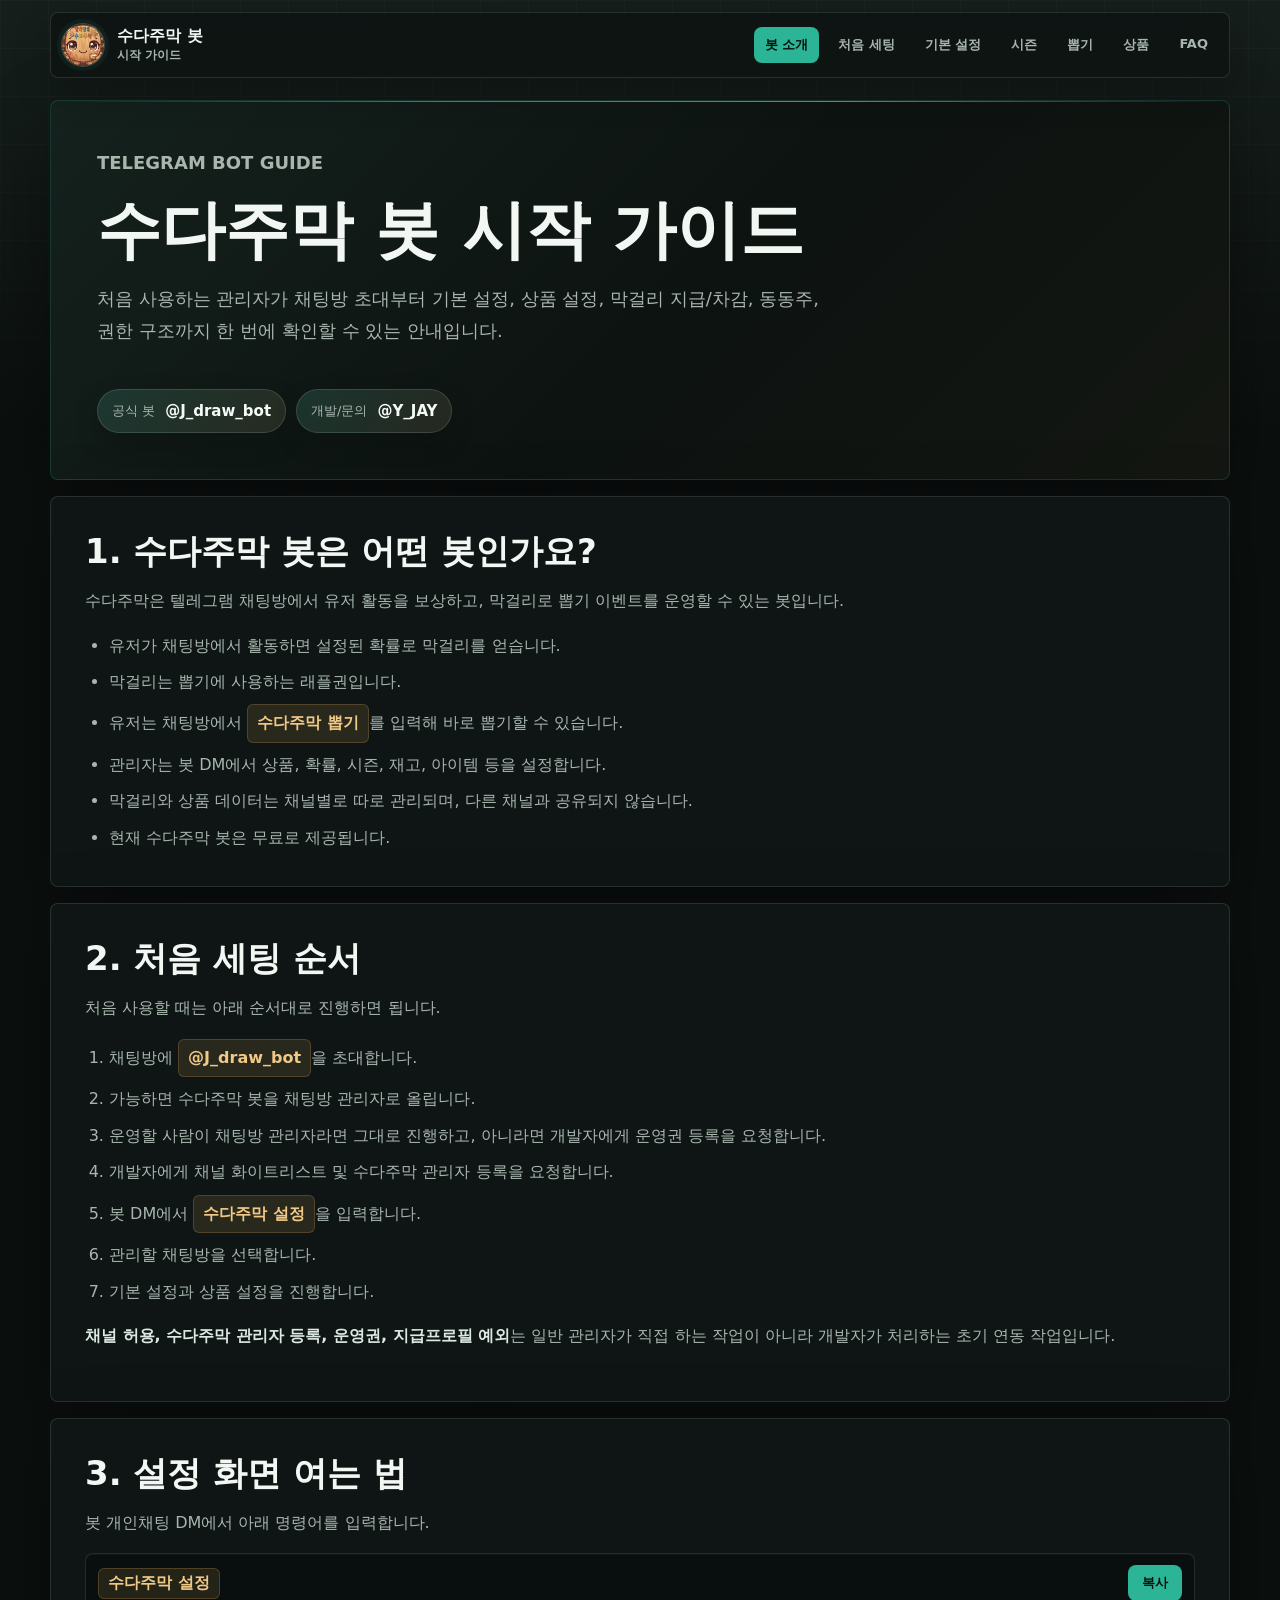
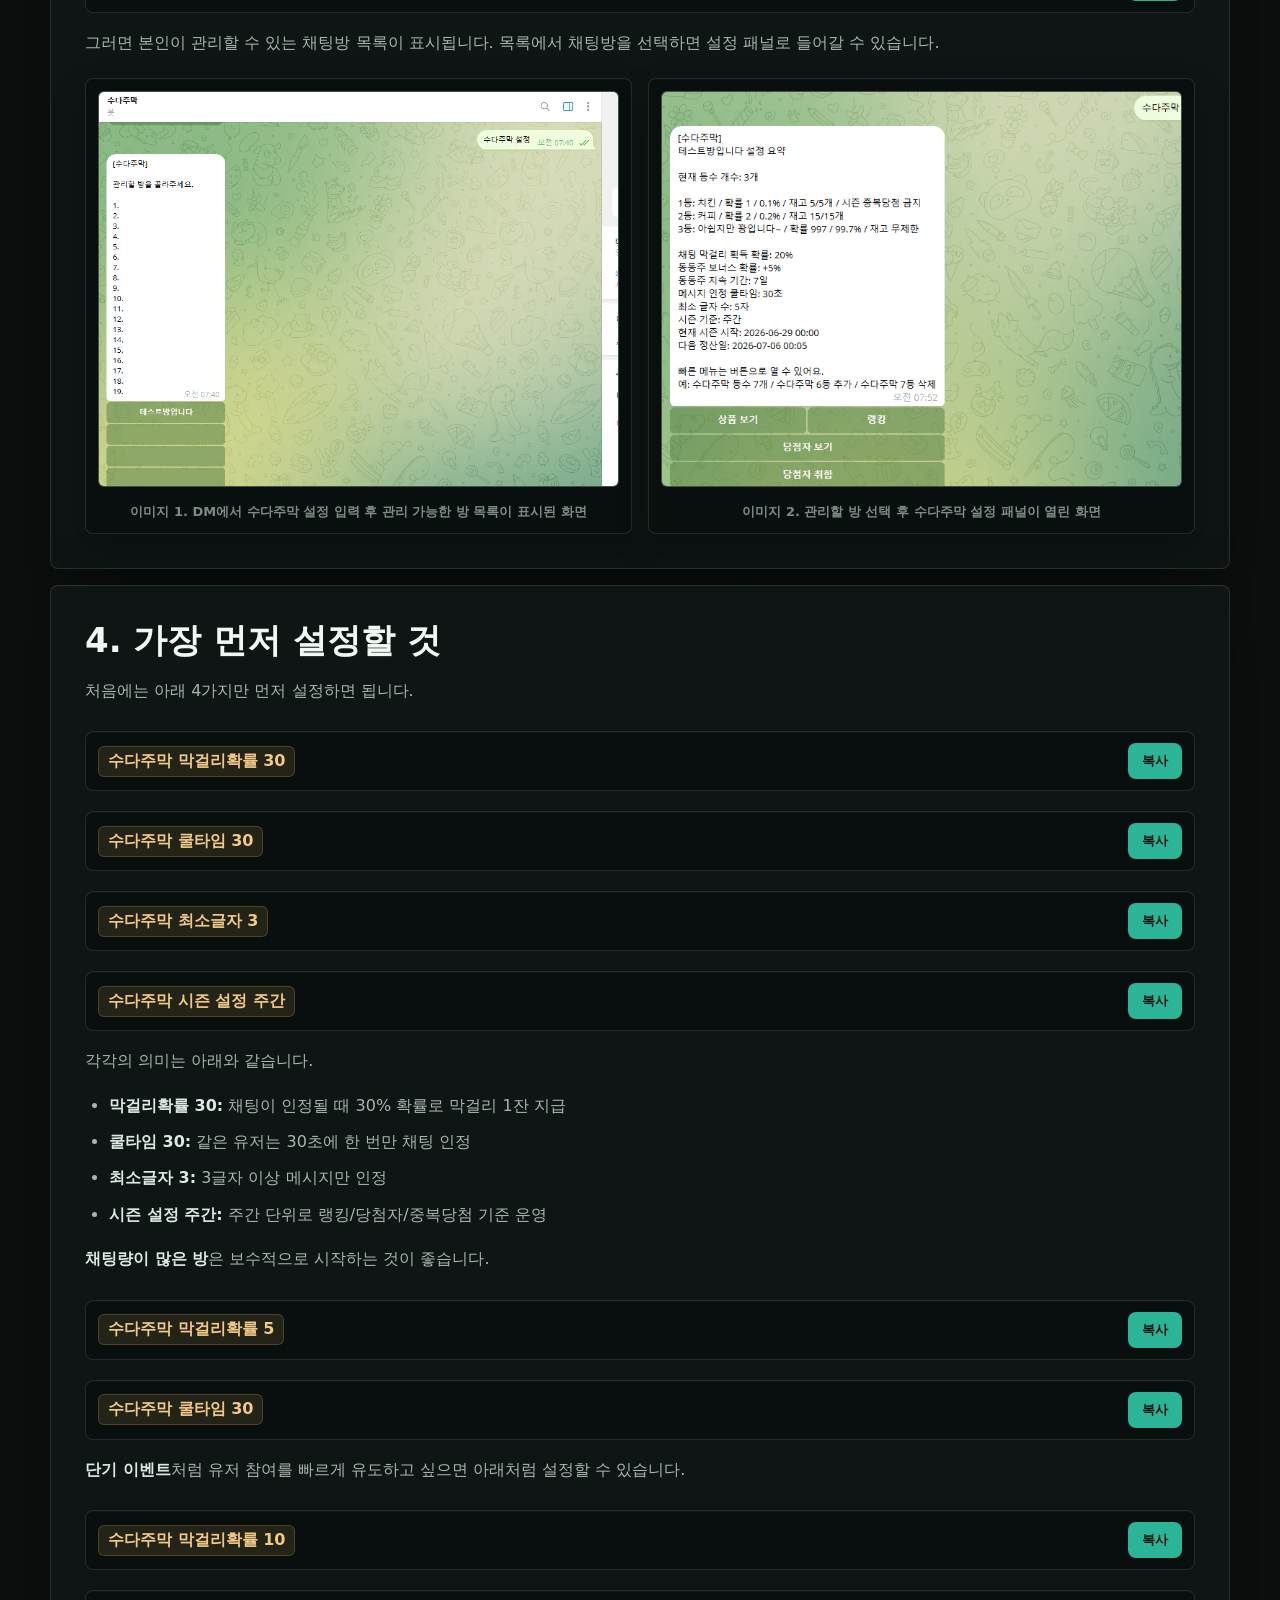
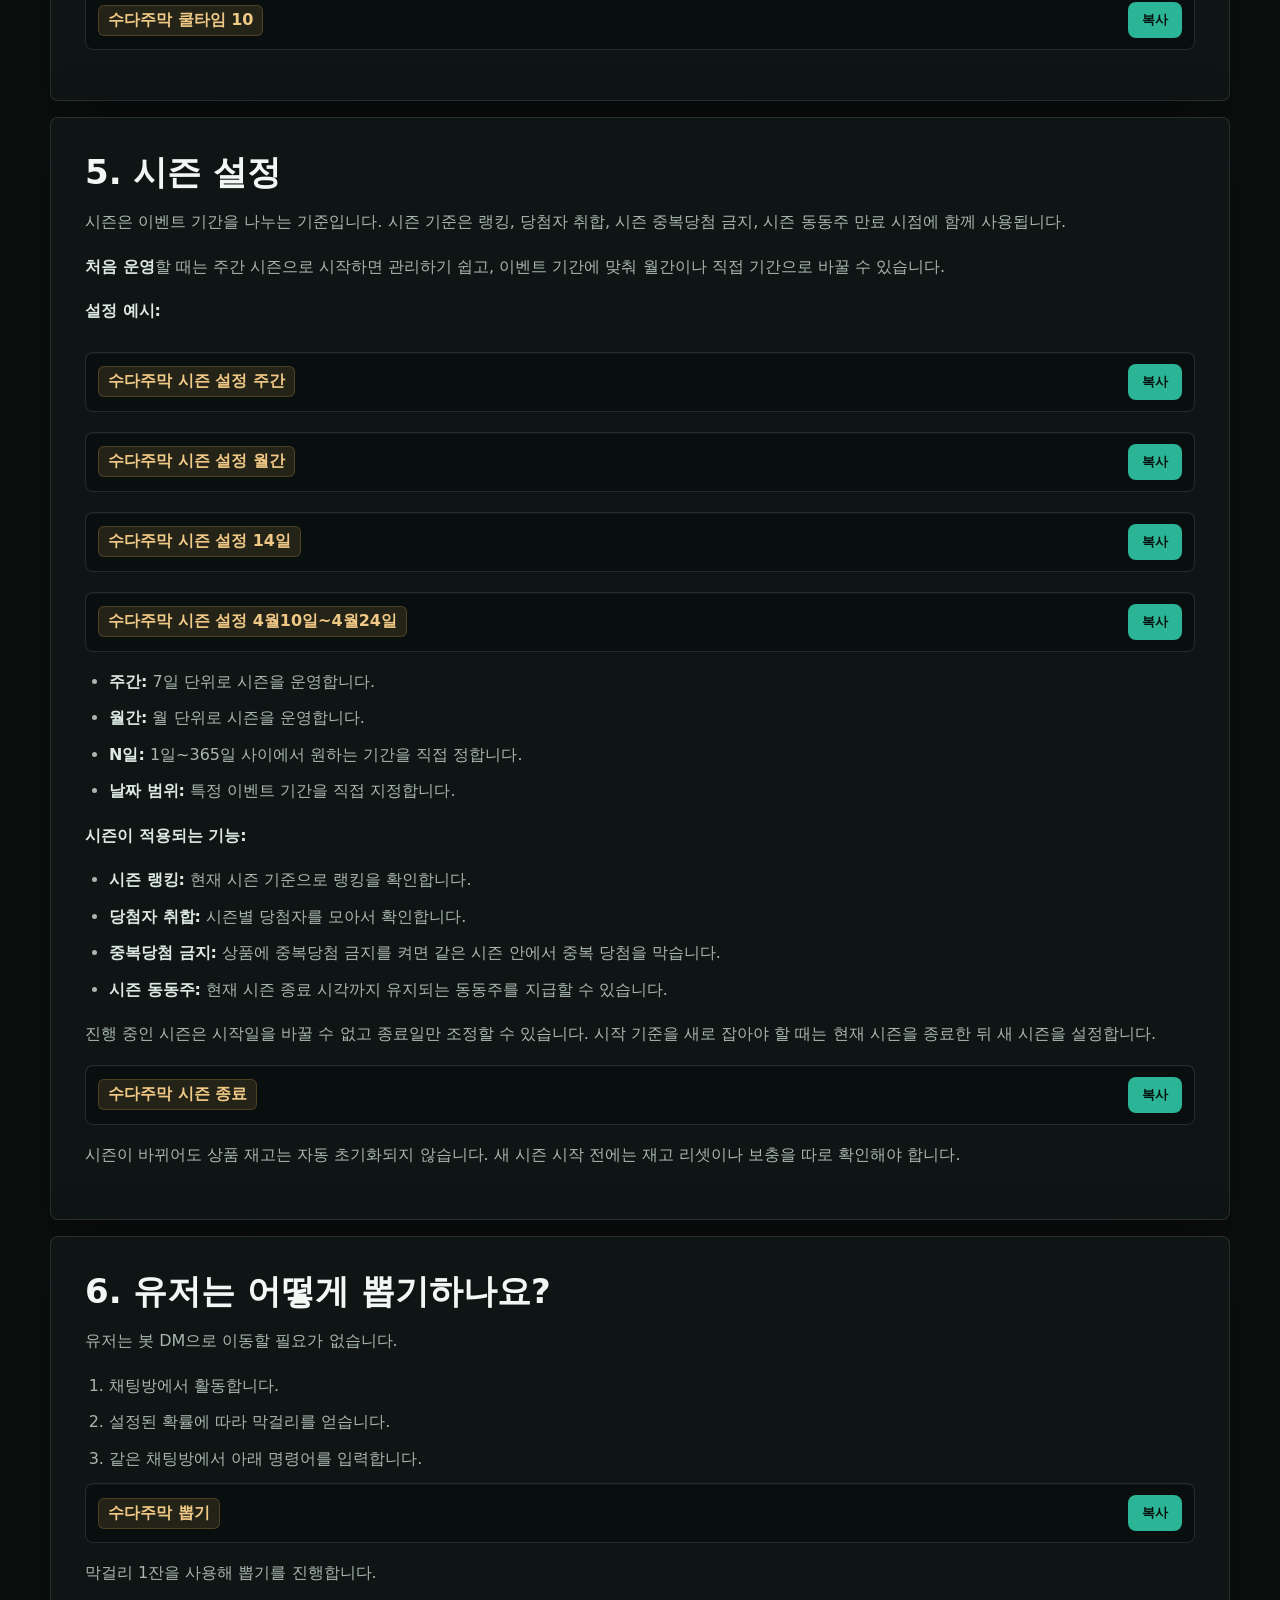
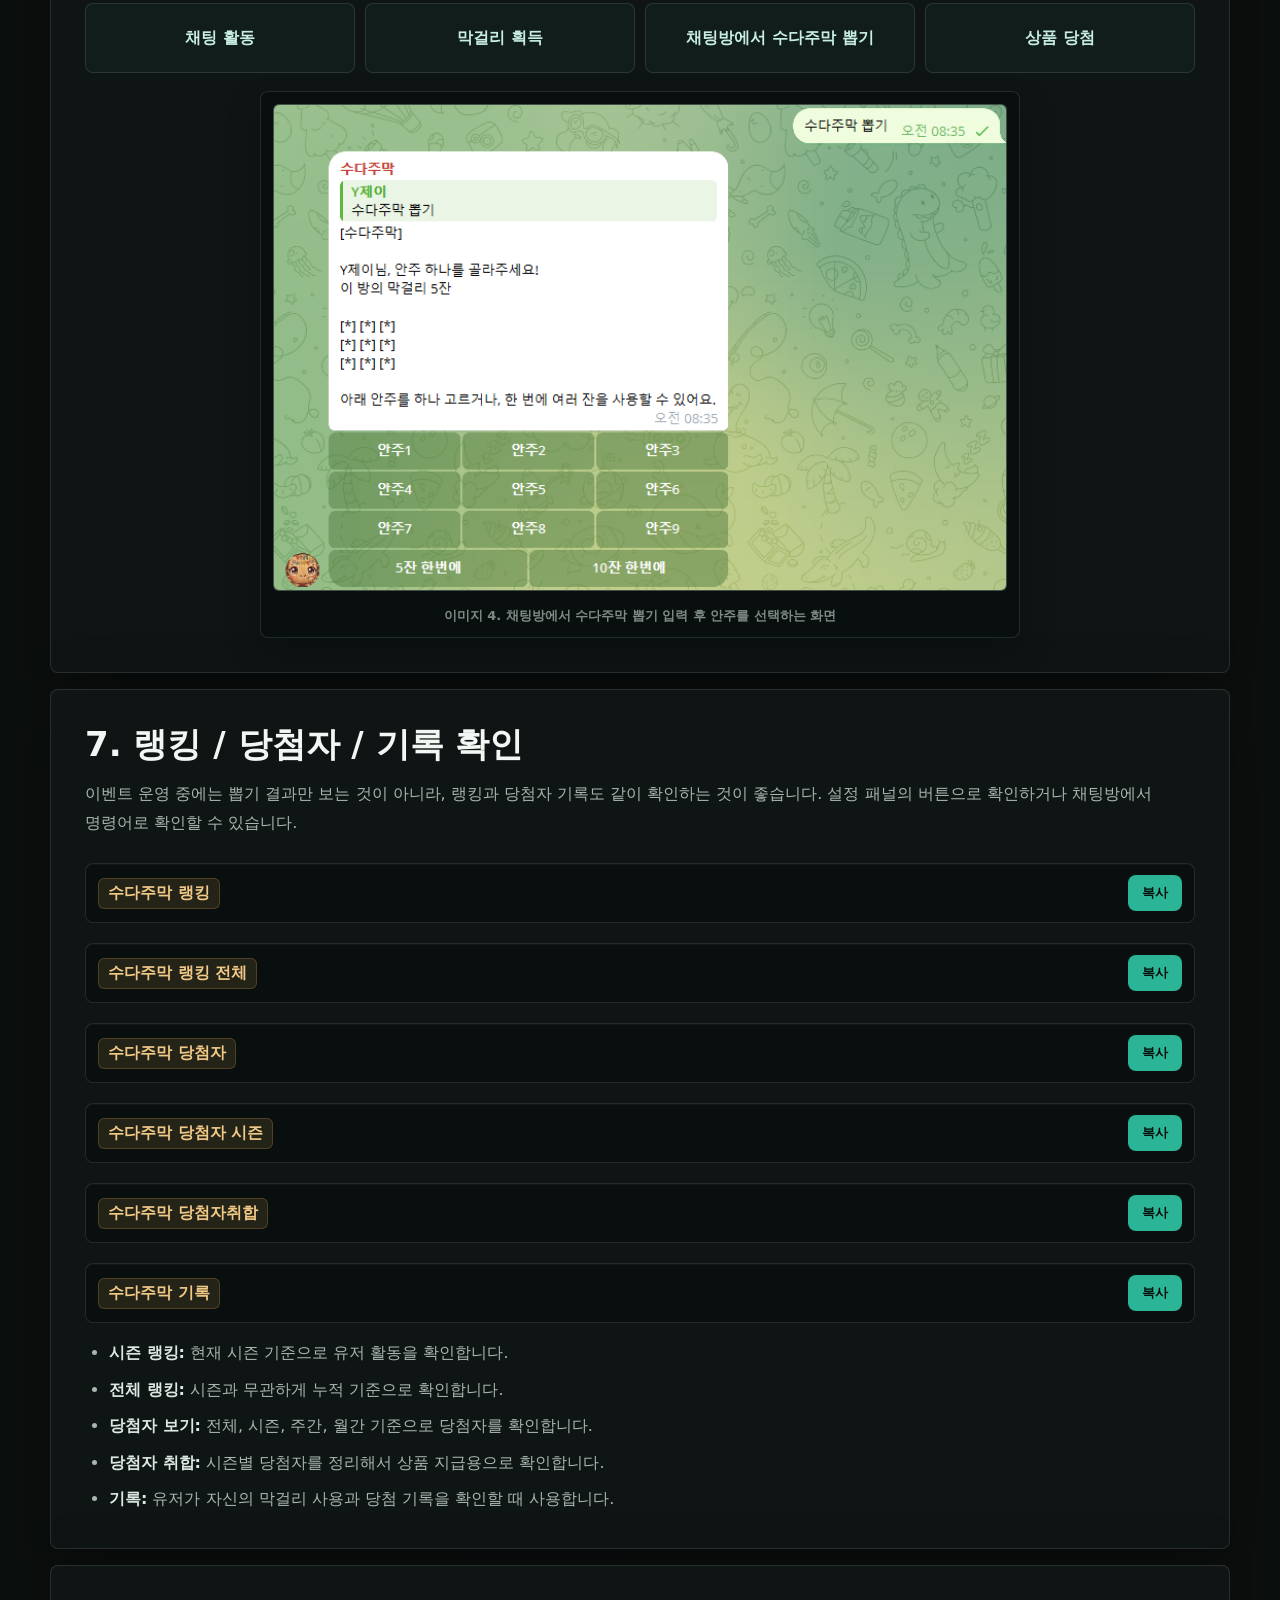
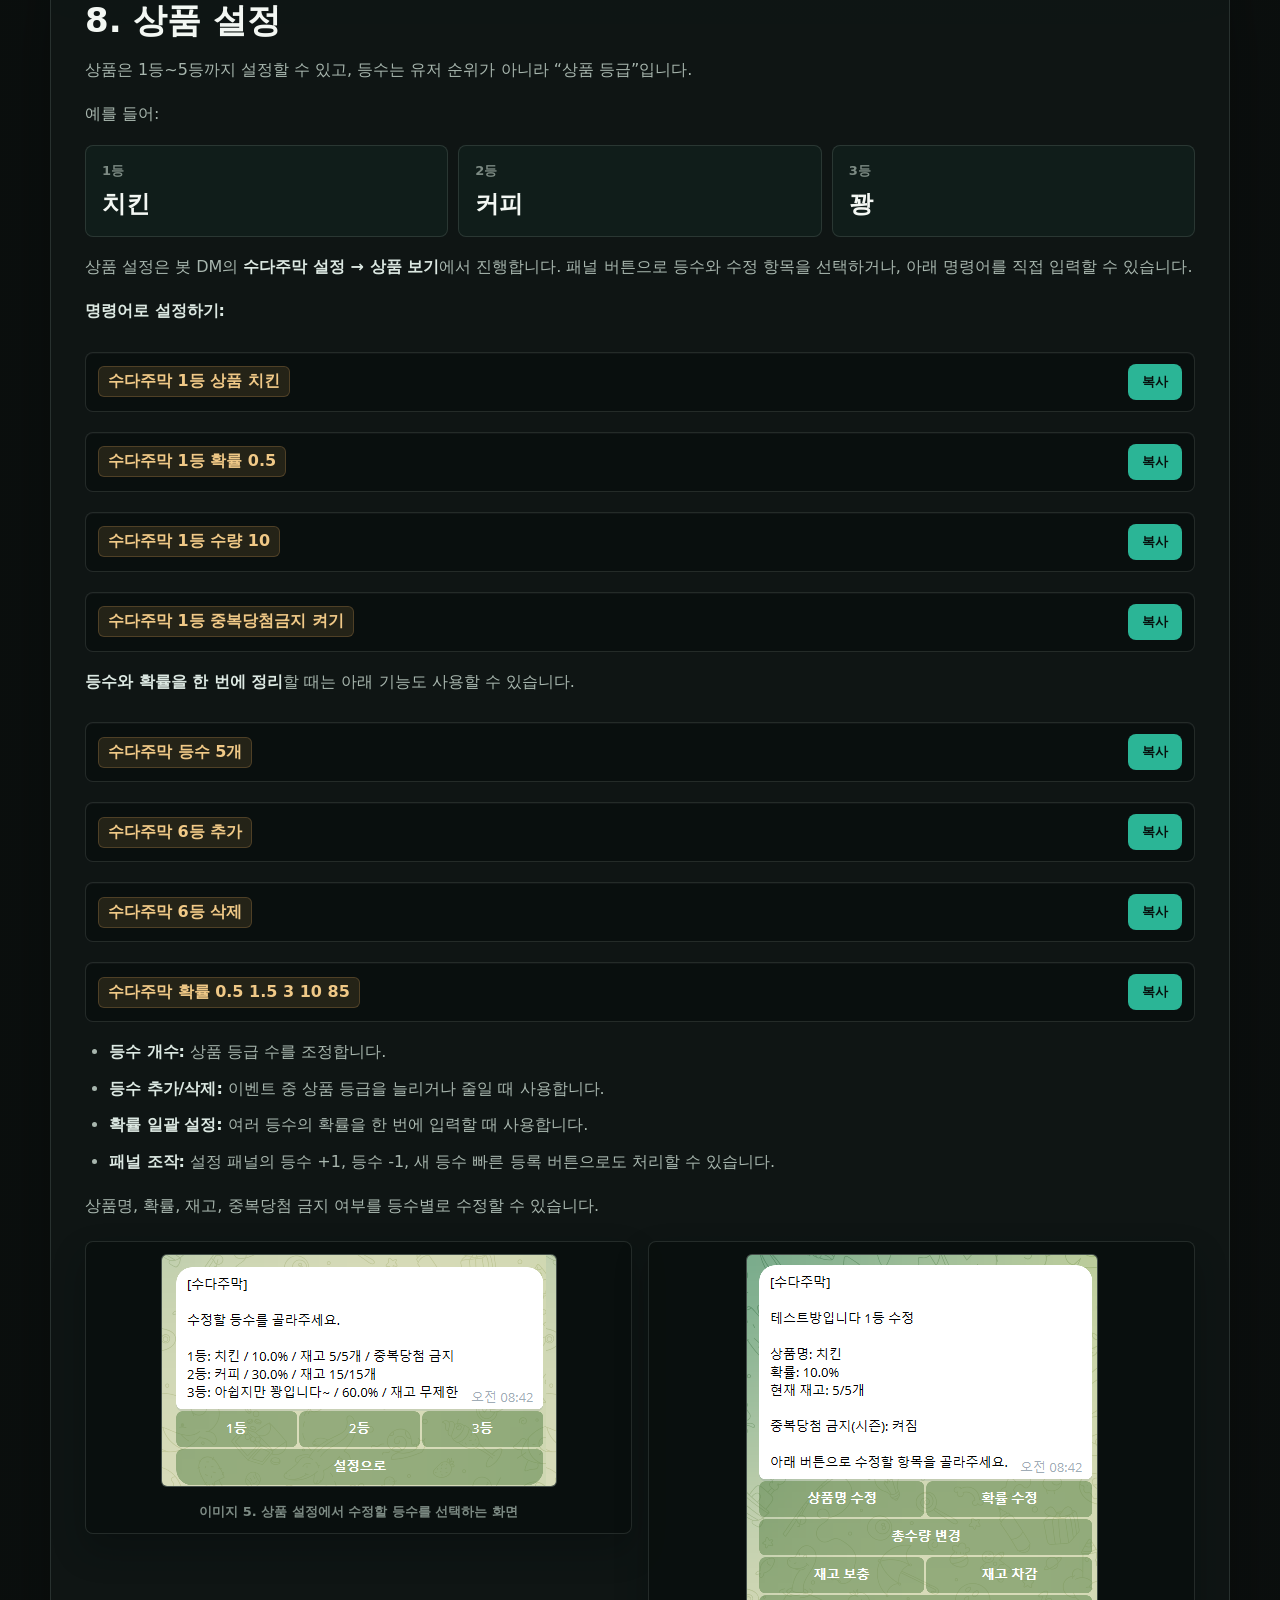
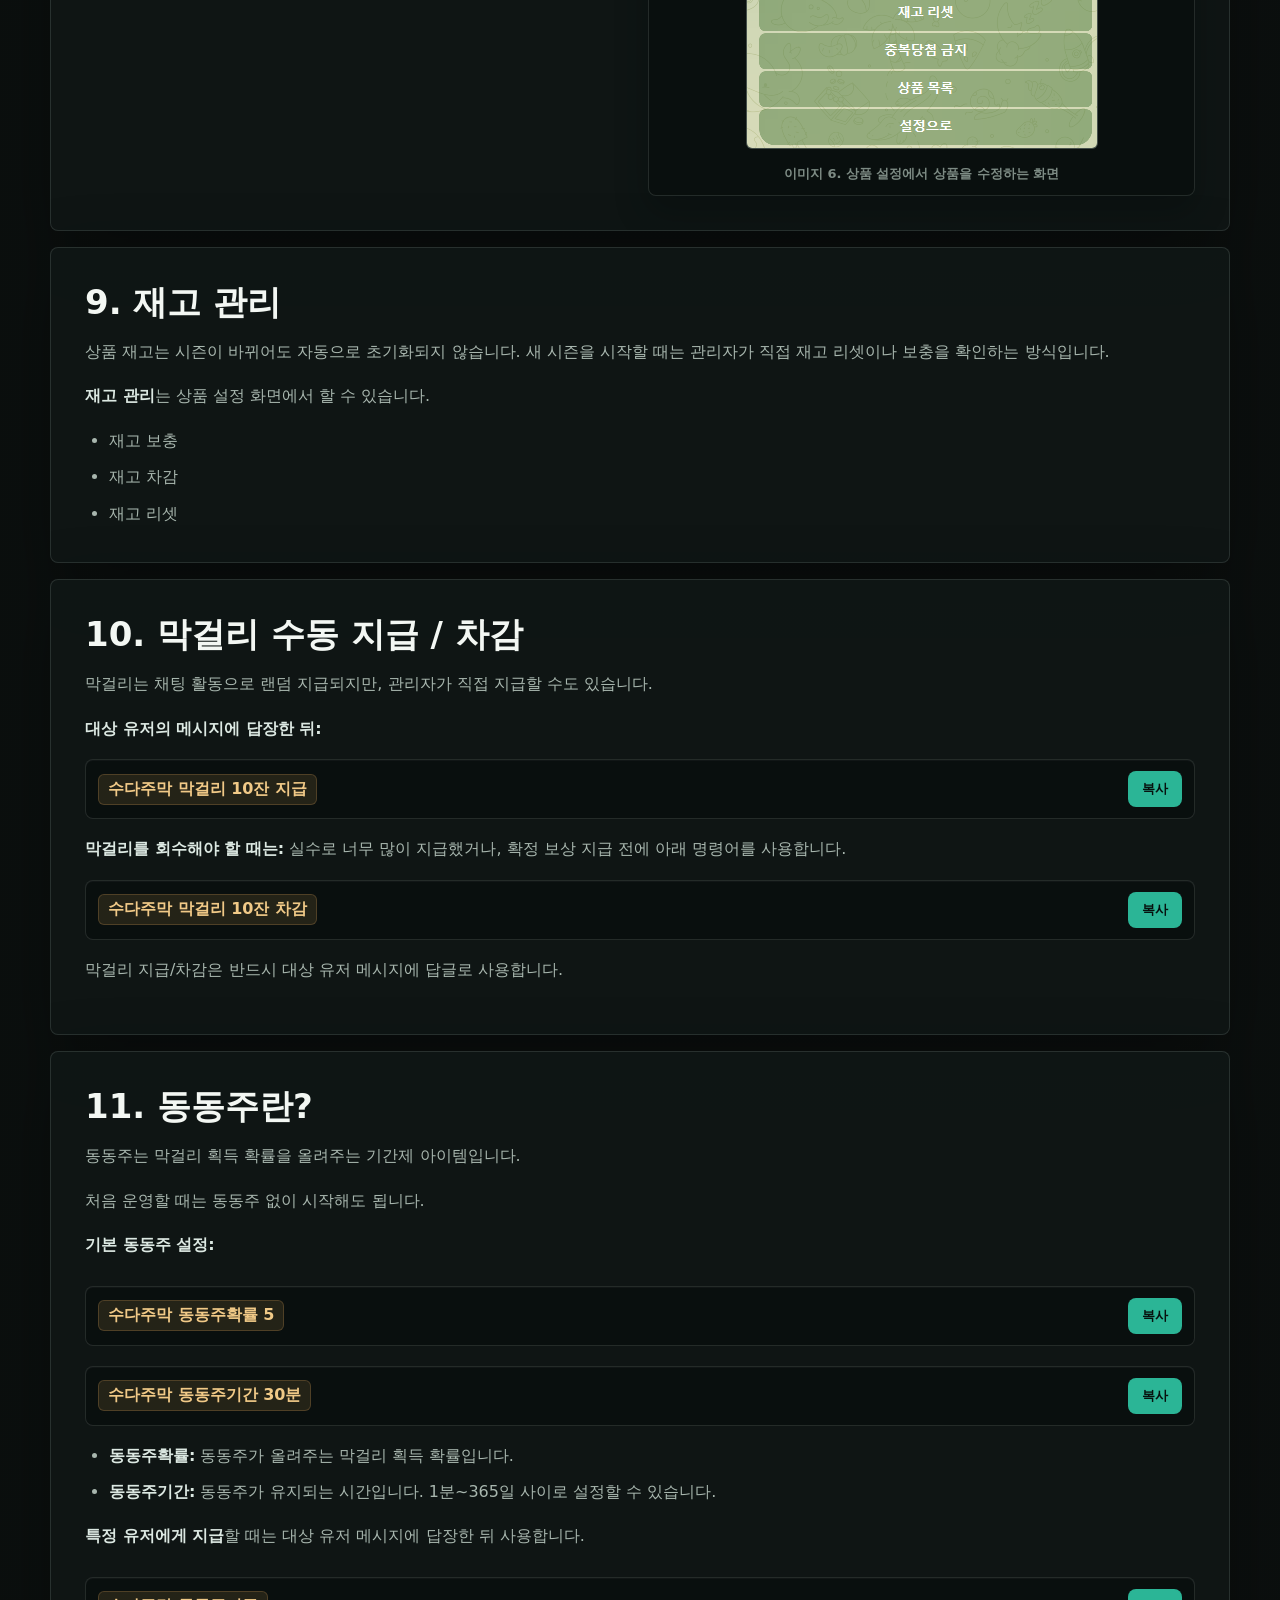
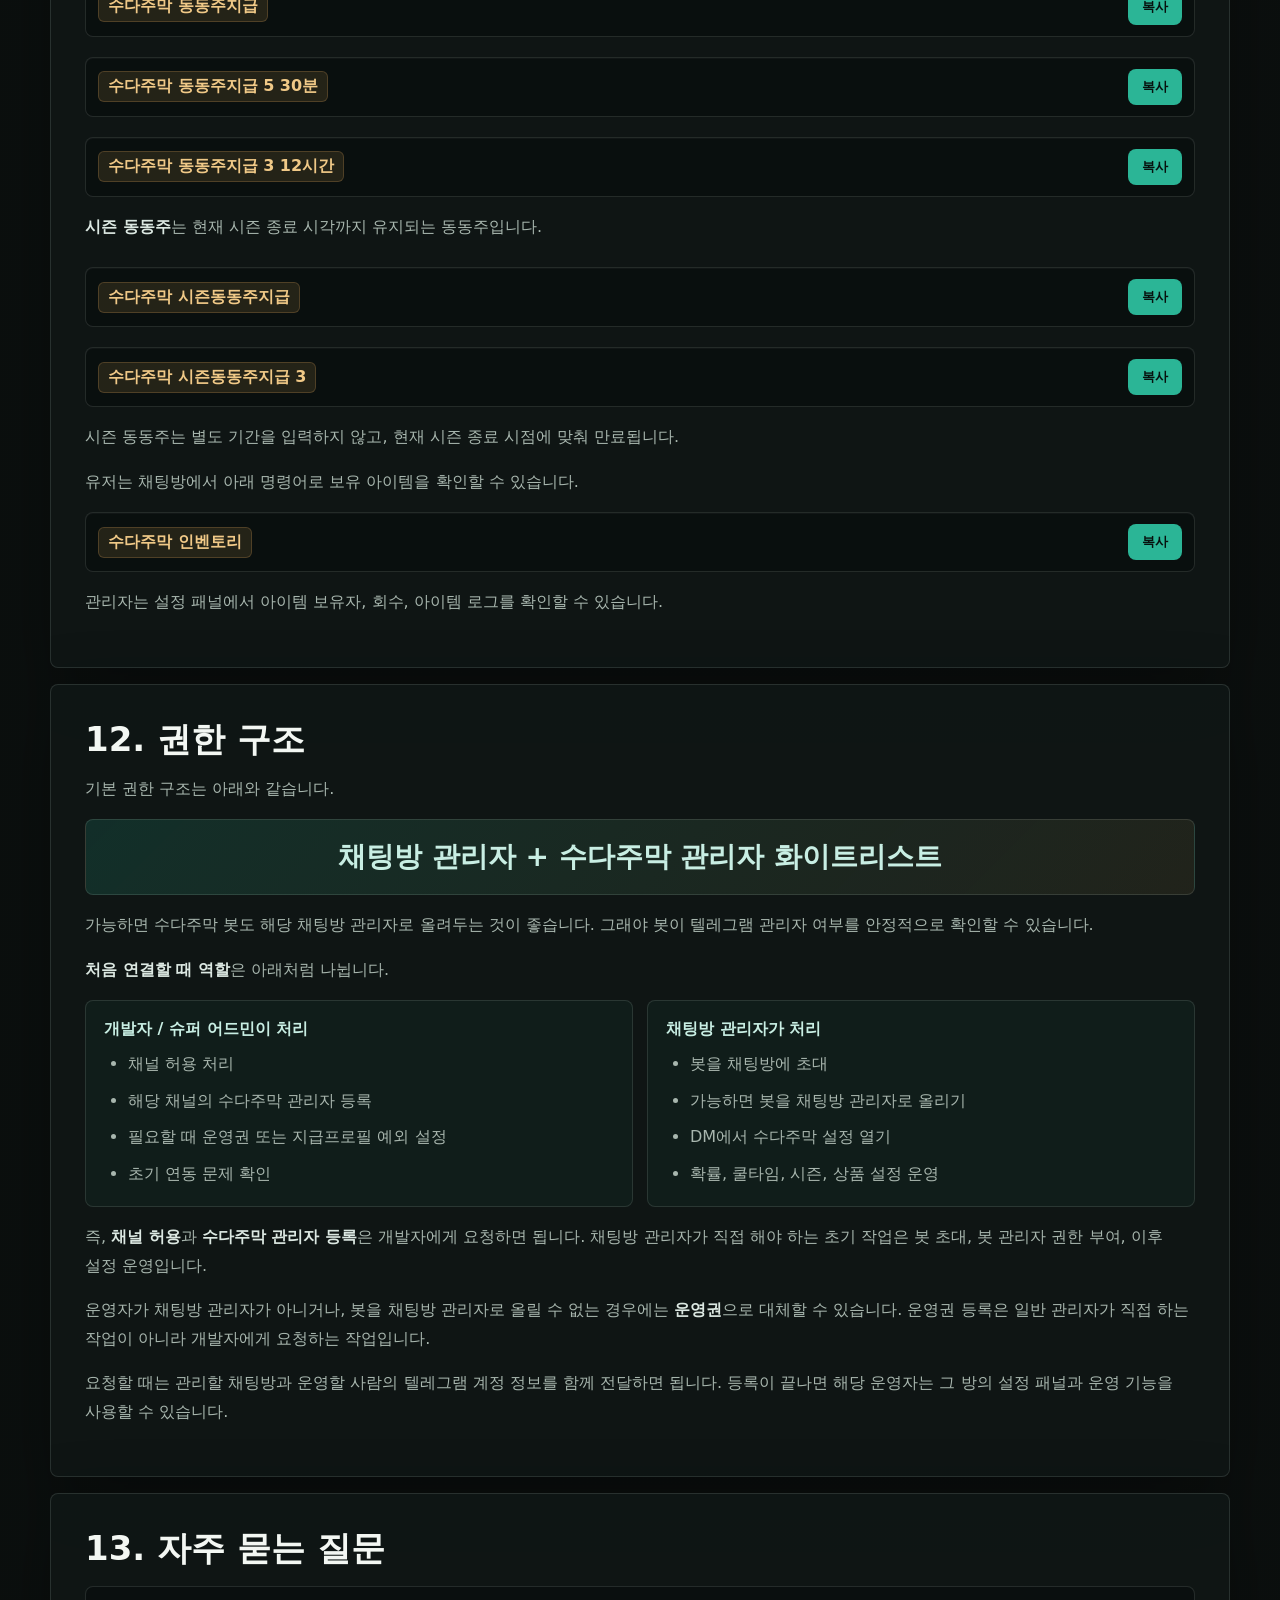
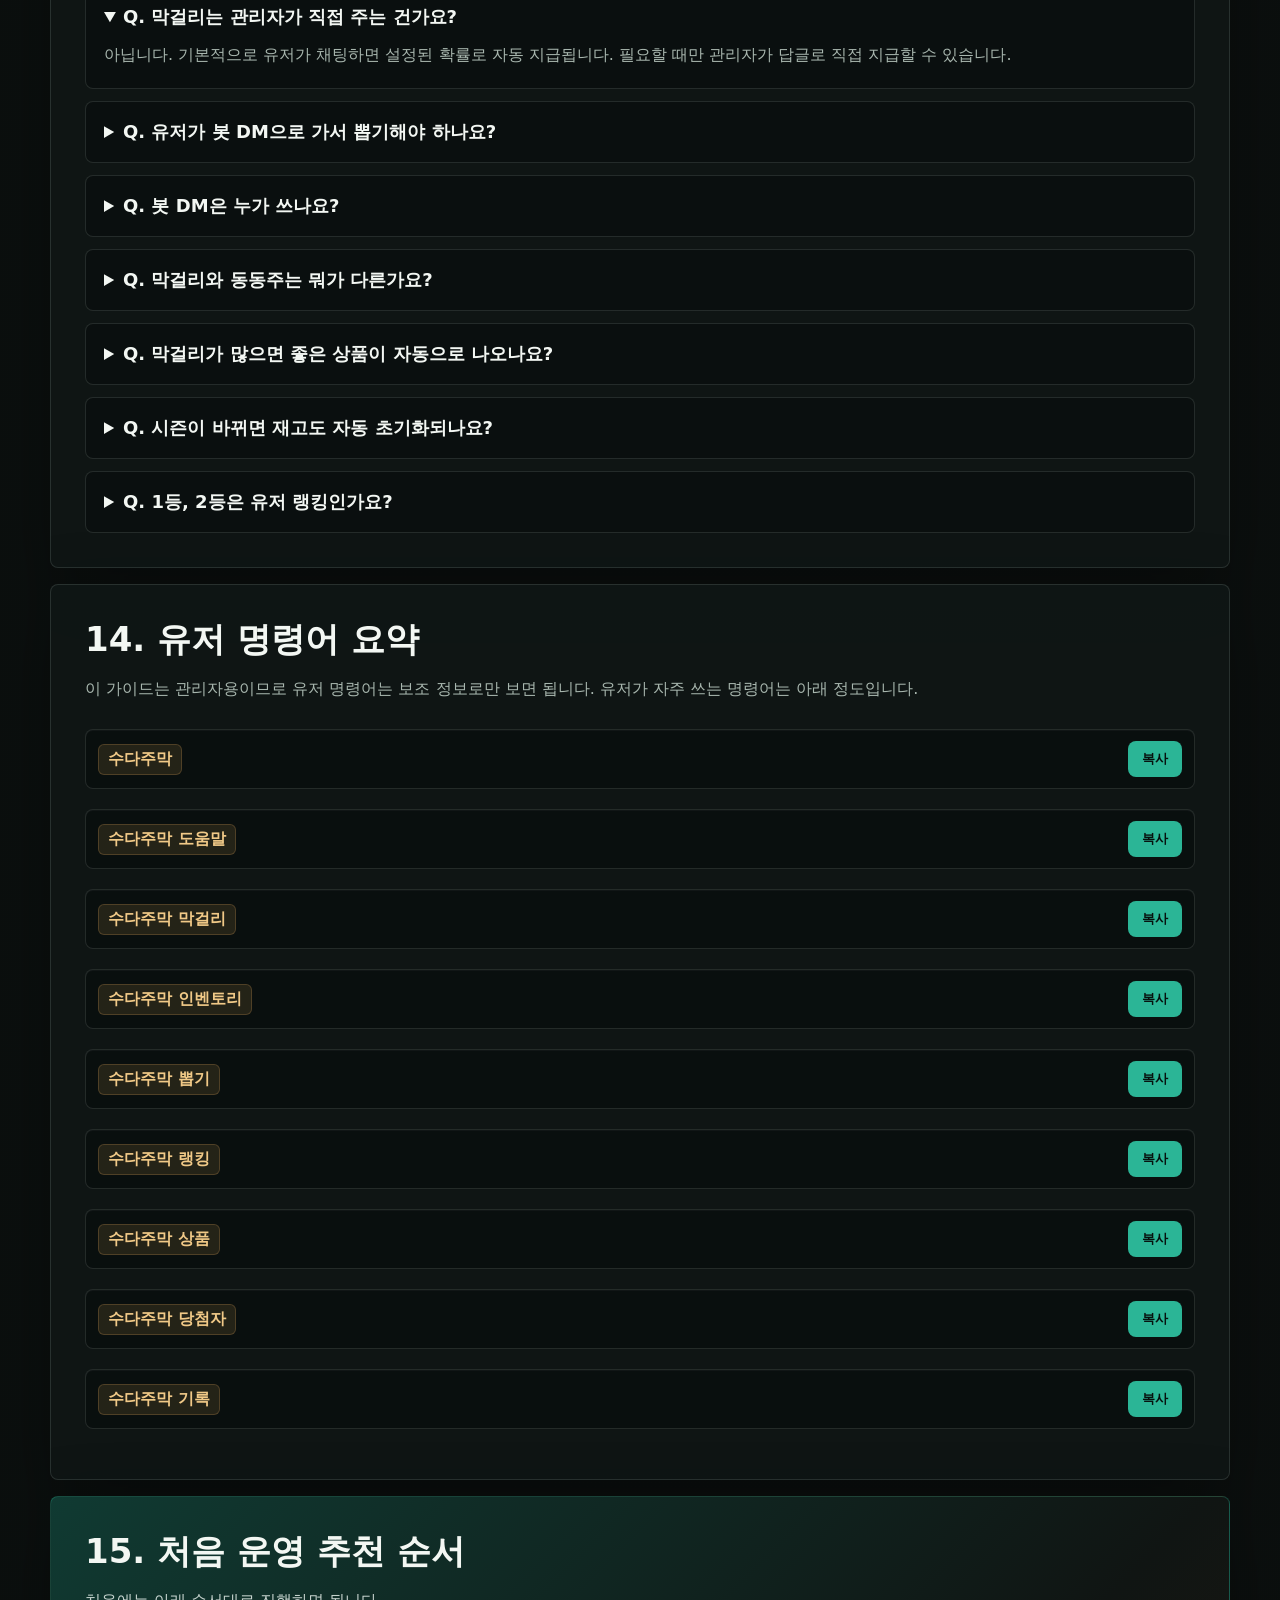
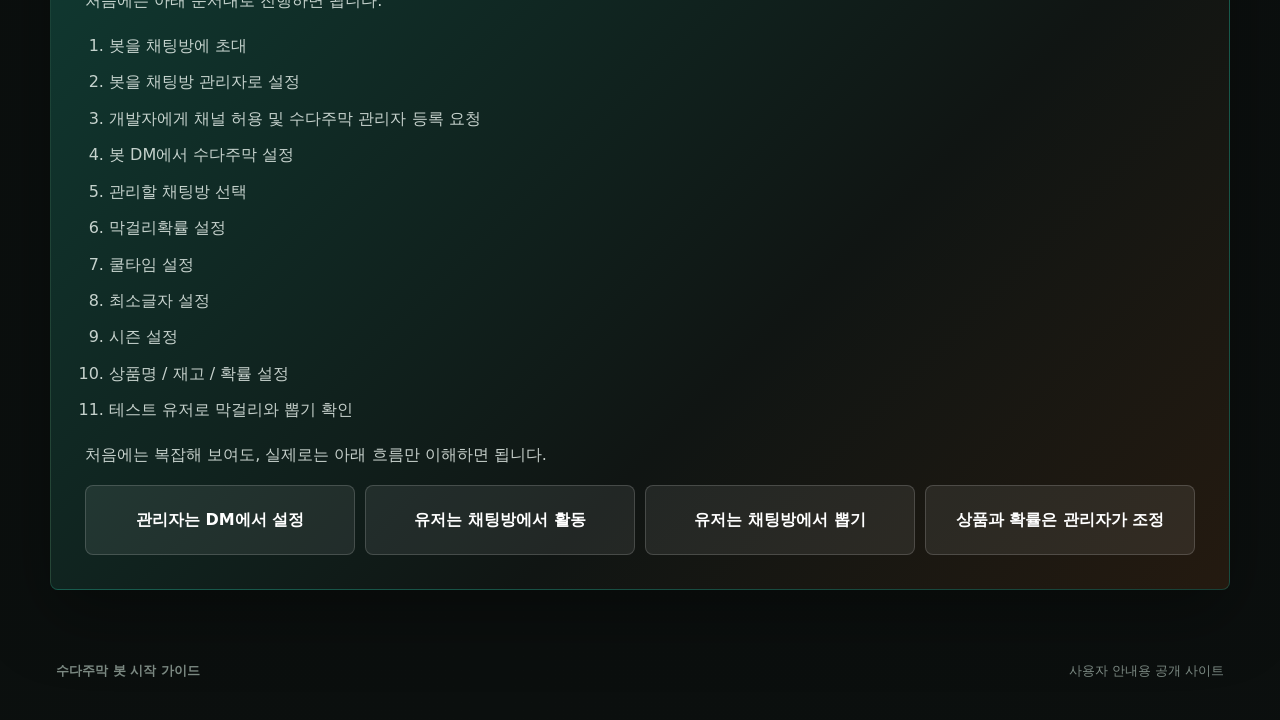
<file: index.html>
﻿<!doctype html>
<html lang="ko">
  <head>
    <meta charset="utf-8" />
    <meta name="viewport" content="width=device-width, initial-scale=1" />
    <meta
      name="description"
      content="텔레그램 수다주막 봇을 처음 사용하는 관리자를 위한 시작 가이드"
    />
    <link rel="canonical" href="https://sudajumak.xyz/" />
    <meta property="og:type" content="website" />
    <meta property="og:site_name" content="수다주막" />
    <meta property="og:locale" content="ko_KR" />
    <meta property="og:url" content="https://sudajumak.xyz/" />
    <meta property="og:title" content="수다주막 봇 시작 가이드" />
    <meta
      property="og:description"
      content="텔레그램 채팅방 리워드 봇 수다주막을 처음 사용하는 관리자를 위한 설정 가이드"
    />
    <meta property="og:image" content="https://sudajumak.xyz/assets/og-image.png?v=20260702" />
    <meta property="og:image:secure_url" content="https://sudajumak.xyz/assets/og-image.png?v=20260702" />
    <meta property="og:image:type" content="image/png" />
    <meta property="og:image:width" content="1200" />
    <meta property="og:image:height" content="630" />
    <meta property="og:image:alt" content="수다주막 봇 시작 가이드" />
    <meta name="twitter:card" content="summary_large_image" />
    <meta name="twitter:title" content="수다주막 봇 시작 가이드" />
    <meta
      name="twitter:description"
      content="텔레그램 채팅방 리워드 봇 수다주막을 처음 사용하는 관리자를 위한 설정 가이드"
    />
    <meta name="twitter:image" content="https://sudajumak.xyz/assets/og-image.png?v=20260702" />
    <title>수다주막 봇 시작 가이드</title>
    <link rel="stylesheet" href="./styles.css?v=20260702-smooth-topbar-2" />
  </head>
  <body>
    <header class="topbar">
      <a class="brand" href="#top" aria-label="수다주막 봇 시작 가이드">
        <img class="brand-avatar" src="./assets/bot-profile.png?v=20260702" alt="" />
        <span>
          <strong>수다주막 봇</strong>
          <small>시작 가이드</small>
        </span>
      </a>
      <nav class="nav" aria-label="가이드 목차">
        <a href="#intro">봇 소개</a>
        <a href="#setup">처음 세팅</a>
        <a href="#settings">기본 설정</a>
        <a href="#season">시즌</a>
        <a href="#draw">뽑기</a>
        <a href="#products">상품</a>
        <a href="#faq">FAQ</a>
      </nav>
    </header>

    <main id="top">
      <section class="hero">
        <p class="eyebrow">Telegram Bot Guide</p>
        <h1>수다주막 봇 시작 가이드</h1>
        <p>
          처음 사용하는 관리자가 채팅방 초대부터 기본 설정, 상품 설정, 막걸리
          지급/차감, 동동주, 권한 구조까지 한 번에 확인할 수 있는 안내입니다.
        </p>
        <div class="hero-links" aria-label="수다주막 공식 링크">
          <a href="https://t.me/J_draw_bot" target="_blank" rel="noopener noreferrer">
            <span>공식 봇</span>
            <strong>@J_draw_bot</strong>
          </a>
          <a href="https://t.me/Y_JAY" target="_blank" rel="noopener noreferrer">
            <span>개발/문의</span>
            <strong>@Y_JAY</strong>
          </a>
        </div>
      </section>

      <section class="guide-section" id="intro">
        <h2>1. 수다주막 봇은 어떤 봇인가요?</h2>
        <p>
          수다주막은 텔레그램 채팅방에서 유저 활동을 보상하고, 막걸리로 뽑기
          이벤트를 운영할 수 있는 봇입니다.
        </p>
        <ul>
          <li>유저가 채팅방에서 활동하면 설정된 확률로 막걸리를 얻습니다.</li>
          <li>막걸리는 뽑기에 사용하는 래플권입니다.</li>
          <li>유저는 채팅방에서 <code>수다주막 뽑기</code>를 입력해 바로 뽑기할 수 있습니다.</li>
          <li>관리자는 봇 DM에서 상품, 확률, 시즌, 재고, 아이템 등을 설정합니다.</li>
          <li>막걸리와 상품 데이터는 채널별로 따로 관리되며, 다른 채널과 공유되지 않습니다.</li>
          <li>현재 수다주막 봇은 무료로 제공됩니다.</li>
        </ul>
      </section>

      <section class="guide-section" id="setup">
        <h2>2. 처음 세팅 순서</h2>
        <p>처음 사용할 때는 아래 순서대로 진행하면 됩니다.</p>
        <ol>
          <li>채팅방에 <code>@J_draw_bot</code>을 초대합니다.</li>
          <li>가능하면 수다주막 봇을 채팅방 관리자로 올립니다.</li>
          <li>운영할 사람이 채팅방 관리자라면 그대로 진행하고, 아니라면 개발자에게 운영권 등록을 요청합니다.</li>
          <li>개발자에게 채널 화이트리스트 및 수다주막 관리자 등록을 요청합니다.</li>
          <li>봇 DM에서 <code>수다주막 설정</code>을 입력합니다.</li>
          <li>관리할 채팅방을 선택합니다.</li>
          <li>기본 설정과 상품 설정을 진행합니다.</li>
        </ol>
        <p>
          <strong>채널 허용, 수다주막 관리자 등록, 운영권, 지급프로필 예외</strong>는
          일반 관리자가 직접 하는 작업이 아니라 개발자가 처리하는 초기 연동 작업입니다.
        </p>
      </section>

      <section class="guide-section">
        <h2>3. 설정 화면 여는 법</h2>
        <p>봇 개인채팅 DM에서 아래 명령어를 입력합니다.</p>
        <x-command text="수다주막 설정"></x-command>
        <p>
          그러면 본인이 관리할 수 있는 채팅방 목록이 표시됩니다. 목록에서 채팅방을
          선택하면 설정 패널로 들어갈 수 있습니다.
        </p>
        <div class="guide-image-stack">
          <figure class="guide-image">
            <img
              src="./assets/setup-room-list.png"
              alt="봇 DM에서 수다주막 설정 입력 후 관리 가능한 방 목록이 표시된 화면"
            />
            <figcaption>이미지 1. DM에서 수다주막 설정 입력 후 관리 가능한 방 목록이 표시된 화면</figcaption>
          </figure>
          <figure class="guide-image">
            <img
              src="./assets/settings-panel-focused.png"
              alt="관리할 방 선택 후 수다주막 설정 패널이 열린 화면"
            />
            <figcaption>이미지 2. 관리할 방 선택 후 수다주막 설정 패널이 열린 화면</figcaption>
          </figure>
        </div>
      </section>

      <section class="guide-section" id="settings">
        <h2>4. 가장 먼저 설정할 것</h2>
        <p>처음에는 아래 4가지만 먼저 설정하면 됩니다.</p>
        <div class="command-list">
          <x-command text="수다주막 막걸리확률 30"></x-command>
          <x-command text="수다주막 쿨타임 30"></x-command>
          <x-command text="수다주막 최소글자 3"></x-command>
          <x-command text="수다주막 시즌 설정 주간"></x-command>
        </div>
        <p>각각의 의미는 아래와 같습니다.</p>
        <ul>
          <li><strong>막걸리확률 30:</strong> 채팅이 인정될 때 30% 확률로 막걸리 1잔 지급</li>
          <li><strong>쿨타임 30:</strong> 같은 유저는 30초에 한 번만 채팅 인정</li>
          <li><strong>최소글자 3:</strong> 3글자 이상 메시지만 인정</li>
          <li><strong>시즌 설정 주간:</strong> 주간 단위로 랭킹/당첨자/중복당첨 기준 운영</li>
        </ul>
        <p><strong>채팅량이 많은 방</strong>은 보수적으로 시작하는 것이 좋습니다.</p>
        <div class="command-list">
          <x-command text="수다주막 막걸리확률 5"></x-command>
          <x-command text="수다주막 쿨타임 30"></x-command>
        </div>
        <p><strong>단기 이벤트</strong>처럼 유저 참여를 빠르게 유도하고 싶으면 아래처럼 설정할 수 있습니다.</p>
        <div class="command-list">
          <x-command text="수다주막 막걸리확률 10"></x-command>
          <x-command text="수다주막 쿨타임 10"></x-command>
        </div>
      </section>

      <section class="guide-section" id="season">
        <h2>5. 시즌 설정</h2>
        <p>
          시즌은 이벤트 기간을 나누는 기준입니다. 시즌 기준은 랭킹, 당첨자 취합,
          시즌 중복당첨 금지, 시즌 동동주 만료 시점에 함께 사용됩니다.
        </p>
        <p><strong>처음 운영</strong>할 때는 주간 시즌으로 시작하면 관리하기 쉽고, 이벤트 기간에 맞춰 월간이나 직접 기간으로 바꿀 수 있습니다.</p>
        <p><strong>설정 예시:</strong></p>
        <div class="command-list">
          <x-command text="수다주막 시즌 설정 주간"></x-command>
          <x-command text="수다주막 시즌 설정 월간"></x-command>
          <x-command text="수다주막 시즌 설정 14일"></x-command>
          <x-command text="수다주막 시즌 설정 4월10일~4월24일"></x-command>
        </div>
        <ul>
          <li><strong>주간:</strong> 7일 단위로 시즌을 운영합니다.</li>
          <li><strong>월간:</strong> 월 단위로 시즌을 운영합니다.</li>
          <li><strong>N일:</strong> 1일~365일 사이에서 원하는 기간을 직접 정합니다.</li>
          <li><strong>날짜 범위:</strong> 특정 이벤트 기간을 직접 지정합니다.</li>
        </ul>
        <p><strong>시즌이 적용되는 기능:</strong></p>
        <ul>
          <li><strong>시즌 랭킹:</strong> 현재 시즌 기준으로 랭킹을 확인합니다.</li>
          <li><strong>당첨자 취합:</strong> 시즌별 당첨자를 모아서 확인합니다.</li>
          <li><strong>중복당첨 금지:</strong> 상품에 중복당첨 금지를 켜면 같은 시즌 안에서 중복 당첨을 막습니다.</li>
          <li><strong>시즌 동동주:</strong> 현재 시즌 종료 시각까지 유지되는 동동주를 지급할 수 있습니다.</li>
        </ul>
        <p>
          진행 중인 시즌은 시작일을 바꿀 수 없고 종료일만 조정할 수 있습니다.
          시작 기준을 새로 잡아야 할 때는 현재 시즌을 종료한 뒤 새 시즌을 설정합니다.
        </p>
        <x-command text="수다주막 시즌 종료"></x-command>
        <p>시즌이 바뀌어도 상품 재고는 자동 초기화되지 않습니다. 새 시즌 시작 전에는 재고 리셋이나 보충을 따로 확인해야 합니다.</p>
      </section>

      <section class="guide-section" id="draw">
        <h2>6. 유저는 어떻게 뽑기하나요?</h2>
        <p>유저는 봇 DM으로 이동할 필요가 없습니다.</p>
        <ol>
          <li>채팅방에서 활동합니다.</li>
          <li>설정된 확률에 따라 막걸리를 얻습니다.</li>
          <li>같은 채팅방에서 아래 명령어를 입력합니다.</li>
        </ol>
        <x-command text="수다주막 뽑기"></x-command>
        <p>막걸리 1잔을 사용해 뽑기를 진행합니다.</p>
        <div class="flow-line">
          <span>채팅 활동</span>
          <span>막걸리 획득</span>
          <span>채팅방에서 수다주막 뽑기</span>
          <span>상품 당첨</span>
        </div>
        <figure class="guide-image guide-image--single">
          <img
            src="./assets/draw-raffle.png"
            alt="채팅방에서 수다주막 뽑기 입력 후 안주를 선택하는 화면"
          />
          <figcaption>이미지 4. 채팅방에서 수다주막 뽑기 입력 후 안주를 선택하는 화면</figcaption>
        </figure>
      </section>

      <section class="guide-section">
        <h2>7. 랭킹 / 당첨자 / 기록 확인</h2>
        <p>
          이벤트 운영 중에는 뽑기 결과만 보는 것이 아니라, 랭킹과 당첨자 기록도 같이 확인하는 것이 좋습니다.
          설정 패널의 버튼으로 확인하거나 채팅방에서 명령어로 확인할 수 있습니다.
        </p>
        <div class="command-list">
          <x-command text="수다주막 랭킹"></x-command>
          <x-command text="수다주막 랭킹 전체"></x-command>
          <x-command text="수다주막 당첨자"></x-command>
          <x-command text="수다주막 당첨자 시즌"></x-command>
          <x-command text="수다주막 당첨자취합"></x-command>
          <x-command text="수다주막 기록"></x-command>
        </div>
        <ul>
          <li><strong>시즌 랭킹:</strong> 현재 시즌 기준으로 유저 활동을 확인합니다.</li>
          <li><strong>전체 랭킹:</strong> 시즌과 무관하게 누적 기준으로 확인합니다.</li>
          <li><strong>당첨자 보기:</strong> 전체, 시즌, 주간, 월간 기준으로 당첨자를 확인합니다.</li>
          <li><strong>당첨자 취합:</strong> 시즌별 당첨자를 정리해서 상품 지급용으로 확인합니다.</li>
          <li><strong>기록:</strong> 유저가 자신의 막걸리 사용과 당첨 기록을 확인할 때 사용합니다.</li>
        </ul>
      </section>

      <section class="guide-section" id="products">
        <h2>8. 상품 설정</h2>
        <p>상품은 1등~5등까지 설정할 수 있고, 등수는 유저 순위가 아니라 “상품 등급”입니다.</p>
        <p>예를 들어:</p>
        <div class="prize-example">
          <div><span>1등</span><strong>치킨</strong></div>
          <div><span>2등</span><strong>커피</strong></div>
          <div><span>3등</span><strong>꽝</strong></div>
        </div>
        <p>
          상품 설정은 봇 DM의 <strong>수다주막 설정 → 상품 보기</strong>에서 진행합니다.
          패널 버튼으로 등수와 수정 항목을 선택하거나, 아래 명령어를 직접 입력할 수 있습니다.
        </p>
        <p><strong>명령어로 설정하기:</strong></p>
        <div class="command-list">
          <x-command text="수다주막 1등 상품 치킨"></x-command>
          <x-command text="수다주막 1등 확률 0.5"></x-command>
          <x-command text="수다주막 1등 수량 10"></x-command>
          <x-command text="수다주막 1등 중복당첨금지 켜기"></x-command>
        </div>
        <p><strong>등수와 확률을 한 번에 정리</strong>할 때는 아래 기능도 사용할 수 있습니다.</p>
        <div class="command-list">
          <x-command text="수다주막 등수 5개"></x-command>
          <x-command text="수다주막 6등 추가"></x-command>
          <x-command text="수다주막 6등 삭제"></x-command>
          <x-command text="수다주막 확률 0.5 1.5 3 10 85"></x-command>
        </div>
        <ul>
          <li><strong>등수 개수:</strong> 상품 등급 수를 조정합니다.</li>
          <li><strong>등수 추가/삭제:</strong> 이벤트 중 상품 등급을 늘리거나 줄일 때 사용합니다.</li>
          <li><strong>확률 일괄 설정:</strong> 여러 등수의 확률을 한 번에 입력할 때 사용합니다.</li>
          <li><strong>패널 조작:</strong> 설정 패널의 등수 +1, 등수 -1, 새 등수 빠른 등록 버튼으로도 처리할 수 있습니다.</li>
        </ul>
        <p>상품명, 확률, 재고, 중복당첨 금지 여부를 등수별로 수정할 수 있습니다.</p>
        <div class="guide-image-stack guide-image-stack--product">
          <figure class="guide-image guide-image--fit">
            <img
              src="./assets/product-rank-select-balanced.png"
              alt="상품 설정에서 수정할 등수를 선택하는 화면"
            />
            <figcaption>이미지 5. 상품 설정에서 수정할 등수를 선택하는 화면</figcaption>
          </figure>
          <figure class="guide-image guide-image--fit">
            <img
              src="./assets/product-rank-edit.png"
              alt="상품 설정에서 상품을 수정하는 화면"
            />
            <figcaption>이미지 6. 상품 설정에서 상품을 수정하는 화면</figcaption>
          </figure>
        </div>
      </section>

      <section class="guide-section">
        <h2>9. 재고 관리</h2>
        <p>
          상품 재고는 시즌이 바뀌어도 자동으로 초기화되지 않습니다. 새 시즌을
          시작할 때는 관리자가 직접 재고 리셋이나 보충을 확인하는 방식입니다.
        </p>
        <p><strong>재고 관리</strong>는 상품 설정 화면에서 할 수 있습니다.</p>
        <ul>
          <li>재고 보충</li>
          <li>재고 차감</li>
          <li>재고 리셋</li>
        </ul>
      </section>

      <section class="guide-section">
        <h2>10. 막걸리 수동 지급 / 차감</h2>
        <p>막걸리는 채팅 활동으로 랜덤 지급되지만, 관리자가 직접 지급할 수도 있습니다.</p>
        <p><strong>대상 유저의 메시지에 답장한 뒤:</strong></p>
        <x-command text="수다주막 막걸리 10잔 지급"></x-command>
        <p><strong>막걸리를 회수해야 할 때는:</strong> 실수로 너무 많이 지급했거나, 확정 보상 지급 전에 아래 명령어를 사용합니다.</p>
        <x-command text="수다주막 막걸리 10잔 차감"></x-command>
        <p>막걸리 지급/차감은 반드시 대상 유저 메시지에 답글로 사용합니다.</p>
      </section>

      <section class="guide-section">
        <h2>11. 동동주란?</h2>
        <p>동동주는 막걸리 획득 확률을 올려주는 기간제 아이템입니다.</p>
        <p>처음 운영할 때는 동동주 없이 시작해도 됩니다.</p>
        <p><strong>기본 동동주 설정:</strong></p>
        <div class="command-list">
          <x-command text="수다주막 동동주확률 5"></x-command>
          <x-command text="수다주막 동동주기간 30분"></x-command>
        </div>
        <ul>
          <li><strong>동동주확률:</strong> 동동주가 올려주는 막걸리 획득 확률입니다.</li>
          <li><strong>동동주기간:</strong> 동동주가 유지되는 시간입니다. 1분~365일 사이로 설정할 수 있습니다.</li>
        </ul>
        <p><strong>특정 유저에게 지급</strong>할 때는 대상 유저 메시지에 답장한 뒤 사용합니다.</p>
        <div class="command-list">
          <x-command text="수다주막 동동주지급"></x-command>
          <x-command text="수다주막 동동주지급 5 30분"></x-command>
          <x-command text="수다주막 동동주지급 3 12시간"></x-command>
        </div>
        <p><strong>시즌 동동주</strong>는 현재 시즌 종료 시각까지 유지되는 동동주입니다.</p>
        <div class="command-list">
          <x-command text="수다주막 시즌동동주지급"></x-command>
          <x-command text="수다주막 시즌동동주지급 3"></x-command>
        </div>
        <p>시즌 동동주는 별도 기간을 입력하지 않고, 현재 시즌 종료 시점에 맞춰 만료됩니다.</p>
        <p>유저는 채팅방에서 아래 명령어로 보유 아이템을 확인할 수 있습니다.</p>
        <x-command text="수다주막 인벤토리"></x-command>
        <p>관리자는 설정 패널에서 아이템 보유자, 회수, 아이템 로그를 확인할 수 있습니다.</p>
      </section>

      <section class="guide-section">
        <h2>12. 권한 구조</h2>
        <p>기본 권한 구조는 아래와 같습니다.</p>
        <div class="permission-card">채팅방 관리자 + 수다주막 관리자 화이트리스트</div>
        <p>
          가능하면 수다주막 봇도 해당 채팅방 관리자로 올려두는 것이 좋습니다.
          그래야 봇이 텔레그램 관리자 여부를 안정적으로 확인할 수 있습니다.
        </p>
        <p><strong>처음 연결할 때 역할</strong>은 아래처럼 나뉩니다.</p>
        <div class="role-grid">
          <div>
            <strong>개발자 / 슈퍼 어드민이 처리</strong>
            <ul>
              <li>채널 허용 처리</li>
              <li>해당 채널의 수다주막 관리자 등록</li>
              <li>필요할 때 운영권 또는 지급프로필 예외 설정</li>
              <li>초기 연동 문제 확인</li>
            </ul>
          </div>
          <div>
            <strong>채팅방 관리자가 처리</strong>
            <ul>
              <li>봇을 채팅방에 초대</li>
              <li>가능하면 봇을 채팅방 관리자로 올리기</li>
              <li>DM에서 수다주막 설정 열기</li>
              <li>확률, 쿨타임, 시즌, 상품 설정 운영</li>
            </ul>
          </div>
        </div>
        <p>
          즉, <strong>채널 허용</strong>과 <strong>수다주막 관리자 등록</strong>은 개발자에게 요청하면 됩니다.
          채팅방 관리자가 직접 해야 하는 초기 작업은 봇 초대, 봇 관리자 권한 부여, 이후 설정 운영입니다.
        </p>
        <p>
          운영자가 채팅방 관리자가 아니거나, 봇을 채팅방 관리자로 올릴 수 없는 경우에는
          <strong>운영권</strong>으로 대체할 수 있습니다. 운영권 등록은 일반 관리자가 직접 하는 작업이 아니라
          개발자에게 요청하는 작업입니다.
        </p>
        <p>
          요청할 때는 관리할 채팅방과 운영할 사람의 텔레그램 계정 정보를 함께 전달하면 됩니다.
          등록이 끝나면 해당 운영자는 그 방의 설정 패널과 운영 기능을 사용할 수 있습니다.
        </p>
      </section>

      <section class="guide-section" id="faq">
        <h2>13. 자주 묻는 질문</h2>
        <div class="faq-list">
          <details open>
            <summary>Q. 막걸리는 관리자가 직접 주는 건가요?</summary>
            <p>
              아닙니다. 기본적으로 유저가 채팅하면 설정된 확률로 자동 지급됩니다.
              필요할 때만 관리자가 답글로 직접 지급할 수 있습니다.
            </p>
          </details>
          <details>
            <summary>Q. 유저가 봇 DM으로 가서 뽑기해야 하나요?</summary>
            <p>아닙니다. 유저는 채팅방에서 <code>수다주막 뽑기</code>를 입력하면 바로 뽑기할 수 있습니다.</p>
          </details>
          <details>
            <summary>Q. 봇 DM은 누가 쓰나요?</summary>
            <p>
              주로 관리자가 사용합니다. 관리자는 봇 DM에서 <code>수다주막 설정</code>을
              입력해 상품, 확률, 시즌 등을 설정합니다.
            </p>
          </details>
          <details>
            <summary>Q. 막걸리와 동동주는 뭐가 다른가요?</summary>
            <p>막걸리는 뽑기에 사용하는 래플권입니다. 동동주는 막걸리 획득 확률을 올려주는 부스트 아이템입니다.</p>
          </details>
          <details>
            <summary>Q. 막걸리가 많으면 좋은 상품이 자동으로 나오나요?</summary>
            <p>아닙니다. 막걸리는 뽑기 기회이고, 당첨 결과는 상품별 확률에 따라 랜덤으로 결정됩니다.</p>
          </details>
          <details>
            <summary>Q. 시즌이 바뀌면 재고도 자동 초기화되나요?</summary>
            <p>아닙니다. 재고는 관리자가 직접 리셋해야 합니다.</p>
          </details>
          <details>
            <summary>Q. 1등, 2등은 유저 랭킹인가요?</summary>
            <p>
              아닙니다. 1등, 2등은 상품 등급입니다. 예를 들어 1등 상품은 치킨,
              2등 상품은 커피처럼 설정하는 구조입니다.
            </p>
          </details>
        </div>
      </section>

      <section class="guide-section">
        <h2>14. 유저 명령어 요약</h2>
        <p>
          이 가이드는 관리자용이므로 유저 명령어는 보조 정보로만 보면 됩니다.
          유저가 자주 쓰는 명령어는 아래 정도입니다.
        </p>
        <div class="command-list">
          <x-command text="수다주막"></x-command>
          <x-command text="수다주막 도움말"></x-command>
          <x-command text="수다주막 막걸리"></x-command>
          <x-command text="수다주막 인벤토리"></x-command>
          <x-command text="수다주막 뽑기"></x-command>
          <x-command text="수다주막 랭킹"></x-command>
          <x-command text="수다주막 상품"></x-command>
          <x-command text="수다주막 당첨자"></x-command>
          <x-command text="수다주막 기록"></x-command>
        </div>
      </section>

      <section class="guide-section final-section">
        <h2>15. 처음 운영 추천 순서</h2>
        <p>처음에는 아래 순서대로 진행하면 됩니다.</p>
        <ol>
          <li>봇을 채팅방에 초대</li>
          <li>봇을 채팅방 관리자로 설정</li>
          <li>개발자에게 채널 허용 및 수다주막 관리자 등록 요청</li>
          <li>봇 DM에서 수다주막 설정</li>
          <li>관리할 채팅방 선택</li>
          <li>막걸리확률 설정</li>
          <li>쿨타임 설정</li>
          <li>최소글자 설정</li>
          <li>시즌 설정</li>
          <li>상품명 / 재고 / 확률 설정</li>
          <li>테스트 유저로 막걸리와 뽑기 확인</li>
        </ol>
        <p>처음에는 복잡해 보여도, 실제로는 아래 흐름만 이해하면 됩니다.</p>
        <div class="final-flow">
          <span>관리자는 DM에서 설정</span>
          <span>유저는 채팅방에서 활동</span>
          <span>유저는 채팅방에서 뽑기</span>
          <span>상품과 확률은 관리자가 조정</span>
        </div>
      </section>
    </main>

    <footer class="footer">
      <strong>수다주막 봇 시작 가이드</strong>
      <span>사용자 안내용 공개 사이트</span>
    </footer>

    <div class="toast" role="status" aria-live="polite"></div>
    <script src="./app.js?v=20260702-smooth-topbar-2"></script>
  </body>
</html>
</file>
<file: styles.css>
:root {
  --bg: #0b0f0e;
  --bg-soft: #101715;
  --surface: #111816;
  --surface-raised: #161f1c;
  --surface-strong: #1b2622;
  --surface-tint: #13211d;
  --ink: #f3f7f3;
  --muted: #a8b6ae;
  --muted-soft: #7d8b84;
  --line: rgba(229, 242, 233, 0.12);
  --line-strong: rgba(229, 242, 233, 0.2);
  --soot: #080c0b;
  --green: #2bb596;
  --green-dark: #123d35;
  --amber: #e1ad5f;
  --amber-dark: #8f5a24;
  --blue: #7da5c8;
  --code-bg: rgba(225, 173, 95, 0.13);
  --shadow: 0 24px 70px rgba(0, 0, 0, 0.34);
  --shadow-soft: 0 14px 36px rgba(0, 0, 0, 0.24);
}

* {
  box-sizing: border-box;
}

html {
  min-height: 100%;
  scroll-behavior: smooth;
}

body {
  min-height: 100%;
  margin: 0;
  color: var(--ink);
  background:
    linear-gradient(180deg, rgba(22, 31, 28, 0.96) 0, rgba(11, 15, 14, 0.98) 430px),
    linear-gradient(90deg, rgba(43, 181, 150, 0.09), transparent 38%, rgba(225, 173, 95, 0.08)),
    var(--bg);
  font-family:
    "Apple SD Gothic Neo",
    "Malgun Gothic",
    "Noto Sans KR",
    system-ui,
    sans-serif;
  overflow-x: hidden;
}

body::before {
  position: fixed;
  inset: 0;
  z-index: -1;
  pointer-events: none;
  content: "";
  background:
    linear-gradient(rgba(255, 255, 255, 0.025) 1px, transparent 1px),
    linear-gradient(90deg, rgba(255, 255, 255, 0.018) 1px, transparent 1px);
  background-size: 48px 48px;
  mask-image: linear-gradient(180deg, black 0, transparent 68%);
}

a {
  color: inherit;
}

button {
  font: inherit;
}

.topbar {
  position: sticky;
  top: 0;
  z-index: 20;
  display: flex;
  justify-content: space-between;
  gap: 14px;
  align-items: center;
  width: min(1180px, calc(100% - 32px));
  margin: 12px auto 0;
  padding: 10px;
  border: 1px solid var(--line);
  border-radius: 8px;
  background: rgba(13, 19, 17, 0.78);
  box-shadow: var(--shadow-soft);
  backdrop-filter: blur(18px);
  overflow: hidden;
  transition:
    border-color 0.18s ease,
    background 0.18s ease,
    box-shadow 0.18s ease,
    transform 0.22s ease;
}

.topbar.is-collapsed {
  pointer-events: none;
  transform: translateY(calc(-100% - 16px));
}

.topbar:hover {
  border-color: rgba(43, 181, 150, 0.24);
  background: rgba(13, 19, 17, 0.88);
}

.brand {
  display: flex;
  gap: 12px;
  align-items: center;
  min-width: 178px;
  text-decoration: none;
  transition: min-width 0.18s ease;
}

.brand-avatar,
.brand-mark {
  display: block;
  width: 44px;
  height: 44px;
  flex: 0 0 auto;
  border: 1px solid rgba(255, 255, 255, 0.16);
  border-radius: 50%;
  background: var(--surface-strong);
  box-shadow: 0 0 0 4px rgba(43, 181, 150, 0.08);
  object-fit: cover;
  transition: box-shadow 0.18s ease, transform 0.18s ease;
}

.brand:hover .brand-avatar {
  box-shadow: 0 0 0 4px rgba(43, 181, 150, 0.18), 0 10px 24px rgba(0, 0, 0, 0.28);
  transform: translateY(-1px);
}

.brand-mark {
  display: grid;
  place-items: center;
  color: #fff;
  font-weight: 900;
}

.brand strong,
.brand small {
  display: block;
}

.brand strong {
  color: var(--ink);
}

.brand small {
  color: var(--muted);
  font-size: 12px;
  font-weight: 800;
}

.nav {
  display: flex;
  flex-wrap: wrap;
  gap: 8px;
  justify-content: flex-end;
  max-height: 96px;
  opacity: 1;
  transform: translateY(0);
  transition: max-height 0.2s ease, opacity 0.16s ease, transform 0.18s ease;
}

.nav a {
  padding: 8px 10px;
  border: 1px solid transparent;
  border-radius: 8px;
  color: var(--muted);
  font-size: 13px;
  font-weight: 900;
  text-decoration: none;
  transition: color 0.16s ease, border-color 0.16s ease, background 0.16s ease, transform 0.16s ease;
}

.nav a.active,
.nav a:hover {
  color: #06100d;
  border-color: rgba(43, 181, 150, 0.4);
  background: var(--green);
}

.nav a:hover {
  transform: translateY(-1px);
}

main {
  width: min(1180px, calc(100% - 32px));
  margin: 0 auto;
  padding: 22px 0 56px;
}

.hero,
.guide-section {
  position: relative;
  overflow: hidden;
  border: 1px solid var(--line);
  border-radius: 8px;
  background: rgba(17, 24, 22, 0.82);
  box-shadow: var(--shadow);
  transition: border-color 0.2s ease, box-shadow 0.2s ease, transform 0.2s ease, background 0.2s ease;
}

.hero {
  display: grid;
  gap: 18px;
  min-height: 292px;
  align-content: center;
  overflow: hidden;
  padding: 46px;
  border-color: rgba(43, 181, 150, 0.22);
  background:
    linear-gradient(135deg, rgba(21, 34, 30, 0.98), rgba(13, 19, 17, 0.98) 54%, rgba(20, 23, 18, 0.98)),
    var(--surface);
}

.hero::before {
  position: absolute;
  top: 0;
  right: 0;
  left: 0;
  height: 1px;
  content: "";
  background: linear-gradient(90deg, transparent, rgba(43, 181, 150, 0.8), rgba(225, 173, 95, 0.7), transparent);
}

.hero::after,
.guide-section::before {
  position: absolute;
  inset: 0;
  z-index: 0;
  pointer-events: none;
  content: "";
  opacity: 0;
  background:
    radial-gradient(
      520px circle at var(--spot-x, 50%) var(--spot-y, 0%),
      rgba(43, 181, 150, 0.14),
      rgba(225, 173, 95, 0.06) 34%,
      transparent 68%
    );
  transition: opacity 0.22s ease;
}

.hero > *,
.guide-section > * {
  position: relative;
  z-index: 1;
}

.hero:hover,
.guide-section:hover {
  border-color: rgba(43, 181, 150, 0.36);
  box-shadow: 0 28px 80px rgba(0, 0, 0, 0.42);
  transform: translateY(-2px);
}

.hero.spotlight-on::after,
.guide-section.spotlight-on::before,
.hero:hover::after,
.guide-section:hover::before {
  opacity: 1;
}

.eyebrow {
  margin: 0;
  color: var(--amber);
  font-size: 12px;
  font-weight: 900;
  letter-spacing: 0;
  text-transform: uppercase;
}

h1,
h2,
h3,
p,
li,
summary,
code {
  min-width: 0;
  overflow-wrap: anywhere;
}

h1,
h2,
h3 {
  margin: 0;
  letter-spacing: 0;
}

h1 {
  max-width: 790px;
  color: var(--ink);
  font-size: 64px;
  line-height: 1.06;
  word-break: keep-all;
}

h2 {
  color: var(--ink);
  font-size: 34px;
  line-height: 1.18;
}

.hero p,
.guide-section p,
.guide-section li {
  color: var(--muted);
  line-height: 1.78;
  overflow-wrap: break-word;
  word-break: keep-all;
}

.hero p {
  max-width: 760px;
  margin: 0;
  font-size: 18px;
  min-width: 0;
}

.hero-links {
  display: flex;
  flex-wrap: wrap;
  gap: 10px;
  margin-top: 24px;
}

.hero-links a {
  display: inline-flex;
  gap: 10px;
  align-items: center;
  min-height: 44px;
  padding: 10px 14px;
  color: var(--ink);
  text-decoration: none;
  background:
    linear-gradient(135deg, rgba(43, 181, 150, 0.14), rgba(225, 173, 95, 0.08)),
    rgba(255, 255, 255, 0.035);
  border: 1px solid rgba(229, 242, 233, 0.14);
  border-radius: 999px;
  box-shadow: 0 10px 26px rgba(0, 0, 0, 0.18);
  transition:
    transform 160ms ease,
    border-color 160ms ease,
    background 160ms ease;
}

.hero-links a:hover {
  background:
    linear-gradient(135deg, rgba(43, 181, 150, 0.22), rgba(225, 173, 95, 0.12)),
    rgba(255, 255, 255, 0.055);
  border-color: rgba(229, 242, 233, 0.26);
  transform: translateY(-2px);
}

.hero-links span {
  color: var(--muted);
  font-size: 13px;
}

.hero-links strong {
  color: #f6fbf7;
  font-size: 15px;
}

.guide-section {
  margin-top: 16px;
  padding: 34px;
}

.guide-section h2 + p {
  margin-top: 16px;
}

.guide-section ul,
.guide-section ol {
  display: grid;
  gap: 8px;
  margin: 16px 0 0;
  padding-left: 24px;
}

.guide-section strong {
  color: #dce8e2;
}

code {
  display: inline-block;
  max-width: 100%;
  padding: 4px 9px;
  border: 1px solid rgba(225, 173, 95, 0.22);
  border-radius: 6px;
  color: #f0c987;
  background: var(--code-bg);
  font-family: inherit;
  font-weight: 900;
  transition: border-color 0.16s ease, background 0.16s ease, color 0.16s ease;
}

.command,
.permission-card,
.image-slot,
.prize-example div,
.faq-list details,
.flow-line span,
.final-flow span {
  border: 1px solid var(--line);
  border-radius: 8px;
  background: var(--surface-raised);
}

.command-list {
  display: grid;
  gap: 10px;
  margin: 16px 0;
}

.command {
  display: flex;
  justify-content: space-between;
  gap: 12px;
  align-items: center;
  margin-top: 10px;
  padding: 11px 12px;
  background: rgba(8, 12, 11, 0.58);
  box-shadow: inset 0 1px 0 rgba(255, 255, 255, 0.03);
  transition: border-color 0.18s ease, background 0.18s ease, transform 0.18s ease, box-shadow 0.18s ease;
}

.command code {
  margin: 0;
}

.copy-button {
  flex: 0 0 auto;
  min-height: 36px;
  padding: 0 13px;
  border: 1px solid rgba(43, 181, 150, 0.28);
  border-radius: 8px;
  color: #07110e;
  background: var(--green);
  cursor: pointer;
  font-size: 13px;
  font-weight: 900;
  transition: background 0.16s ease, box-shadow 0.16s ease, transform 0.16s ease;
}

.copy-button:hover {
  background: #43caaa;
  box-shadow: 0 10px 24px rgba(43, 181, 150, 0.22);
  transform: translateY(-1px);
}

.command:hover {
  border-color: rgba(225, 173, 95, 0.24);
  background: rgba(19, 33, 29, 0.86);
  box-shadow: inset 0 1px 0 rgba(255, 255, 255, 0.04), 0 10px 24px rgba(0, 0, 0, 0.14);
  transform: translateX(2px);
}

.command:hover code {
  border-color: rgba(225, 173, 95, 0.36);
  background: rgba(225, 173, 95, 0.18);
}

.guide-image-stack {
  display: grid;
  grid-template-columns: repeat(2, minmax(0, 1fr));
  gap: 16px;
  align-items: stretch;
  margin-top: 20px;
}

.guide-image {
  display: grid;
  grid-template-rows: minmax(0, 1fr) auto;
  gap: 10px;
  margin: 0;
  padding: 12px;
  border: 1px solid var(--line);
  border-radius: 8px;
  background: rgba(9, 14, 13, 0.72);
  box-shadow: 0 16px 34px rgba(0, 0, 0, 0.22);
  overflow: hidden;
  transition: border-color 0.2s ease, box-shadow 0.2s ease, transform 0.2s ease, background 0.2s ease;
}

.guide-image img {
  display: block;
  width: 100%;
  height: clamp(260px, 31vw, 430px);
  object-fit: cover;
  object-position: left top;
  border: 1px solid var(--line-strong);
  border-radius: 6px;
  background: var(--surface-strong);
  transition: border-color 0.2s ease, filter 0.2s ease, transform 0.2s ease;
  transform-origin: center;
}

.guide-image figcaption {
  margin-top: 6px;
  color: var(--muted-soft);
  font-size: 13px;
  font-weight: 900;
  text-align: center;
}

.guide-image:hover {
  border-color: rgba(43, 181, 150, 0.3);
  background: rgba(14, 22, 20, 0.88);
  box-shadow: 0 22px 46px rgba(0, 0, 0, 0.28);
  transform: translateY(-2px);
}

.guide-image:hover img {
  border-color: rgba(43, 181, 150, 0.34);
  filter: saturate(1.06) contrast(1.02);
  transform: scale(1.012);
}

.guide-image--single {
  margin: 18px auto 0;
  max-width: 760px;
}

.guide-image--single img {
  height: auto;
  object-fit: contain;
}

.guide-image-stack--product {
  align-items: start;
}

.guide-image--fit {
  grid-template-rows: auto auto;
}

.guide-image--fit img {
  width: auto;
  max-width: min(100%, 420px);
  height: auto;
  margin: 0 auto;
  object-fit: contain;
}

.image-slot {
  display: grid;
  gap: 8px;
  min-height: 150px;
  margin-top: 16px;
  place-items: center;
  padding: 22px;
  text-align: center;
  background: var(--surface-tint);
}

.image-slot strong {
  color: var(--blue);
  font-size: 14px;
}

.image-slot span {
  color: var(--muted);
  font-weight: 900;
}

.image-grid {
  display: grid;
  grid-template-columns: repeat(2, minmax(0, 1fr));
  gap: 14px;
}

.flow-line,
.final-flow,
.prize-example {
  display: grid;
  gap: 10px;
  margin-top: 16px;
}

.flow-line {
  grid-template-columns: repeat(4, minmax(0, 1fr));
}

.final-flow {
  grid-template-columns: repeat(4, minmax(0, 1fr));
}

.flow-line span,
.final-flow span {
  display: grid;
  min-height: 70px;
  place-items: center;
  padding: 12px;
  color: #c8eee3;
  font-weight: 900;
  text-align: center;
  background: rgba(19, 33, 29, 0.78);
  transition: border-color 0.18s ease, background 0.18s ease, transform 0.18s ease;
}

.flow-line span:hover,
.final-flow span:hover {
  border-color: rgba(43, 181, 150, 0.3);
  background: rgba(28, 52, 45, 0.82);
  transform: translateY(-1px);
}

.prize-example {
  grid-template-columns: repeat(3, minmax(0, 1fr));
}

.prize-example div {
  display: grid;
  gap: 8px;
  min-height: 82px;
  padding: 16px;
  background: rgba(19, 33, 29, 0.78);
  transition: border-color 0.18s ease, background 0.18s ease, transform 0.18s ease;
}

.prize-example div:hover {
  border-color: rgba(225, 173, 95, 0.28);
  background: rgba(35, 42, 29, 0.88);
  transform: translateY(-1px);
}

.prize-example span {
  color: var(--muted-soft);
  font-size: 13px;
  font-weight: 900;
}

.prize-example strong {
  color: var(--ink);
  font-size: 24px;
}

.permission-card {
  margin-top: 14px;
  padding: 18px;
  color: #c8eee3;
  font-size: 28px;
  font-weight: 900;
  text-align: center;
  background: linear-gradient(135deg, rgba(43, 181, 150, 0.16), rgba(225, 173, 95, 0.09));
}

.role-grid {
  display: grid;
  grid-template-columns: repeat(2, minmax(0, 1fr));
  gap: 14px;
  margin-top: 16px;
}

.role-grid > div {
  padding: 18px;
  border: 1px solid var(--line);
  border-radius: 8px;
  background: rgba(19, 33, 29, 0.78);
  transition: border-color 0.18s ease, background 0.18s ease, transform 0.18s ease;
}

.role-grid > div:hover {
  border-color: rgba(43, 181, 150, 0.28);
  background: rgba(22, 40, 35, 0.86);
  transform: translateY(-1px);
}

.role-grid strong {
  display: block;
  margin-bottom: 10px;
  color: #c8eee3;
  font-size: 16px;
}

.role-grid ul {
  margin: 0;
}

.faq-list {
  display: grid;
  gap: 12px;
  margin-top: 18px;
}

.faq-list details {
  padding: 18px;
  background: rgba(8, 12, 11, 0.48);
  transition: border-color 0.18s ease, background 0.18s ease, transform 0.18s ease;
}

.faq-list details:hover {
  border-color: rgba(43, 181, 150, 0.24);
  background: rgba(19, 33, 29, 0.72);
  transform: translateY(-1px);
}

.faq-list summary {
  color: var(--ink);
  cursor: pointer;
  font-size: 18px;
  font-weight: 900;
}

.faq-list p {
  margin: 12px 0 0;
}

.final-section {
  border-color: rgba(43, 181, 150, 0.28);
  color: #fff;
  background: linear-gradient(135deg, #103a32, #101513 62%, #241a10);
}

.final-section p,
.final-section li {
  color: rgba(238, 246, 241, 0.82);
}

.final-section .final-flow span {
  color: #fff;
  border-color: rgba(255, 255, 255, 0.16);
  background: rgba(255, 255, 255, 0.08);
}

.footer {
  display: flex;
  justify-content: space-between;
  gap: 12px;
  width: min(1180px, calc(100% - 32px));
  margin: 0 auto 24px;
  padding: 16px 6px;
  color: var(--muted-soft);
  font-size: 13px;
}

.toast {
  position: fixed;
  right: 18px;
  bottom: 18px;
  z-index: 30;
  max-width: min(320px, calc(100% - 36px));
  padding: 12px 14px;
  border: 1px solid var(--line);
  border-radius: 8px;
  color: var(--ink);
  background: rgba(8, 12, 11, 0.94);
  box-shadow: var(--shadow-soft);
  opacity: 0;
  transform: translateY(10px);
  transition: opacity 0.18s ease, transform 0.18s ease;
}

.toast.visible {
  opacity: 1;
  transform: translateY(0);
}

@media (prefers-reduced-motion: reduce) {
  *,
  *::before,
  *::after {
    scroll-behavior: auto !important;
    transition-duration: 0.001ms !important;
    animation-duration: 0.001ms !important;
    animation-iteration-count: 1 !important;
  }

  .hero:hover,
  .guide-section:hover,
  .command:hover,
  .guide-image:hover,
  .flow-line span:hover,
  .final-flow span:hover,
  .prize-example div:hover,
  .role-grid > div:hover,
  .faq-list details:hover,
  .nav a:hover,
  .brand:hover .brand-avatar,
  .copy-button:hover {
    transform: none;
  }
}

@media (max-width: 900px) {
  .topbar {
    align-items: flex-start;
    flex-direction: column;
  }

  .nav {
    justify-content: flex-start;
  }

  .flow-line,
  .final-flow,
  .image-grid,
  .guide-image-stack {
    grid-template-columns: 1fr 1fr;
  }
}

@media (max-width: 620px) {
  .topbar,
  main,
  .footer {
    width: min(100% - 20px, 1180px);
  }

  .topbar {
    gap: 10px;
    max-height: 290px;
  }

  .nav {
    max-height: 180px;
  }

  .hero,
  .guide-section {
    padding: 24px;
    border-radius: 8px;
  }

  .hero {
    min-height: 260px;
  }

  h1 {
    font-size: 32px;
    max-width: 8em;
  }

  h2 {
    max-width: 10em;
    font-size: 26px;
  }

  .hero p {
    font-size: 16px;
  }

  .nav a {
    padding: 8px 9px;
    font-size: 12px;
  }

  .nav {
    display: grid;
    width: 100%;
    justify-content: stretch;
    grid-template-columns: repeat(2, minmax(0, 1fr));
  }

  .nav a {
    display: block;
    min-width: 0;
    text-align: center;
  }

  .command {
    align-items: stretch;
    flex-direction: column;
  }

  .copy-button {
    width: 100%;
  }

  .flow-line,
  .final-flow,
  .prize-example,
  .image-grid,
  .guide-image-stack,
  .role-grid {
    grid-template-columns: 1fr;
  }

  .guide-image img {
    height: clamp(220px, 64vw, 330px);
  }

  .guide-image--single img {
    height: auto;
  }

  .guide-image--fit img {
    height: auto;
  }

  .footer {
    flex-direction: column;
  }
}
</file>
